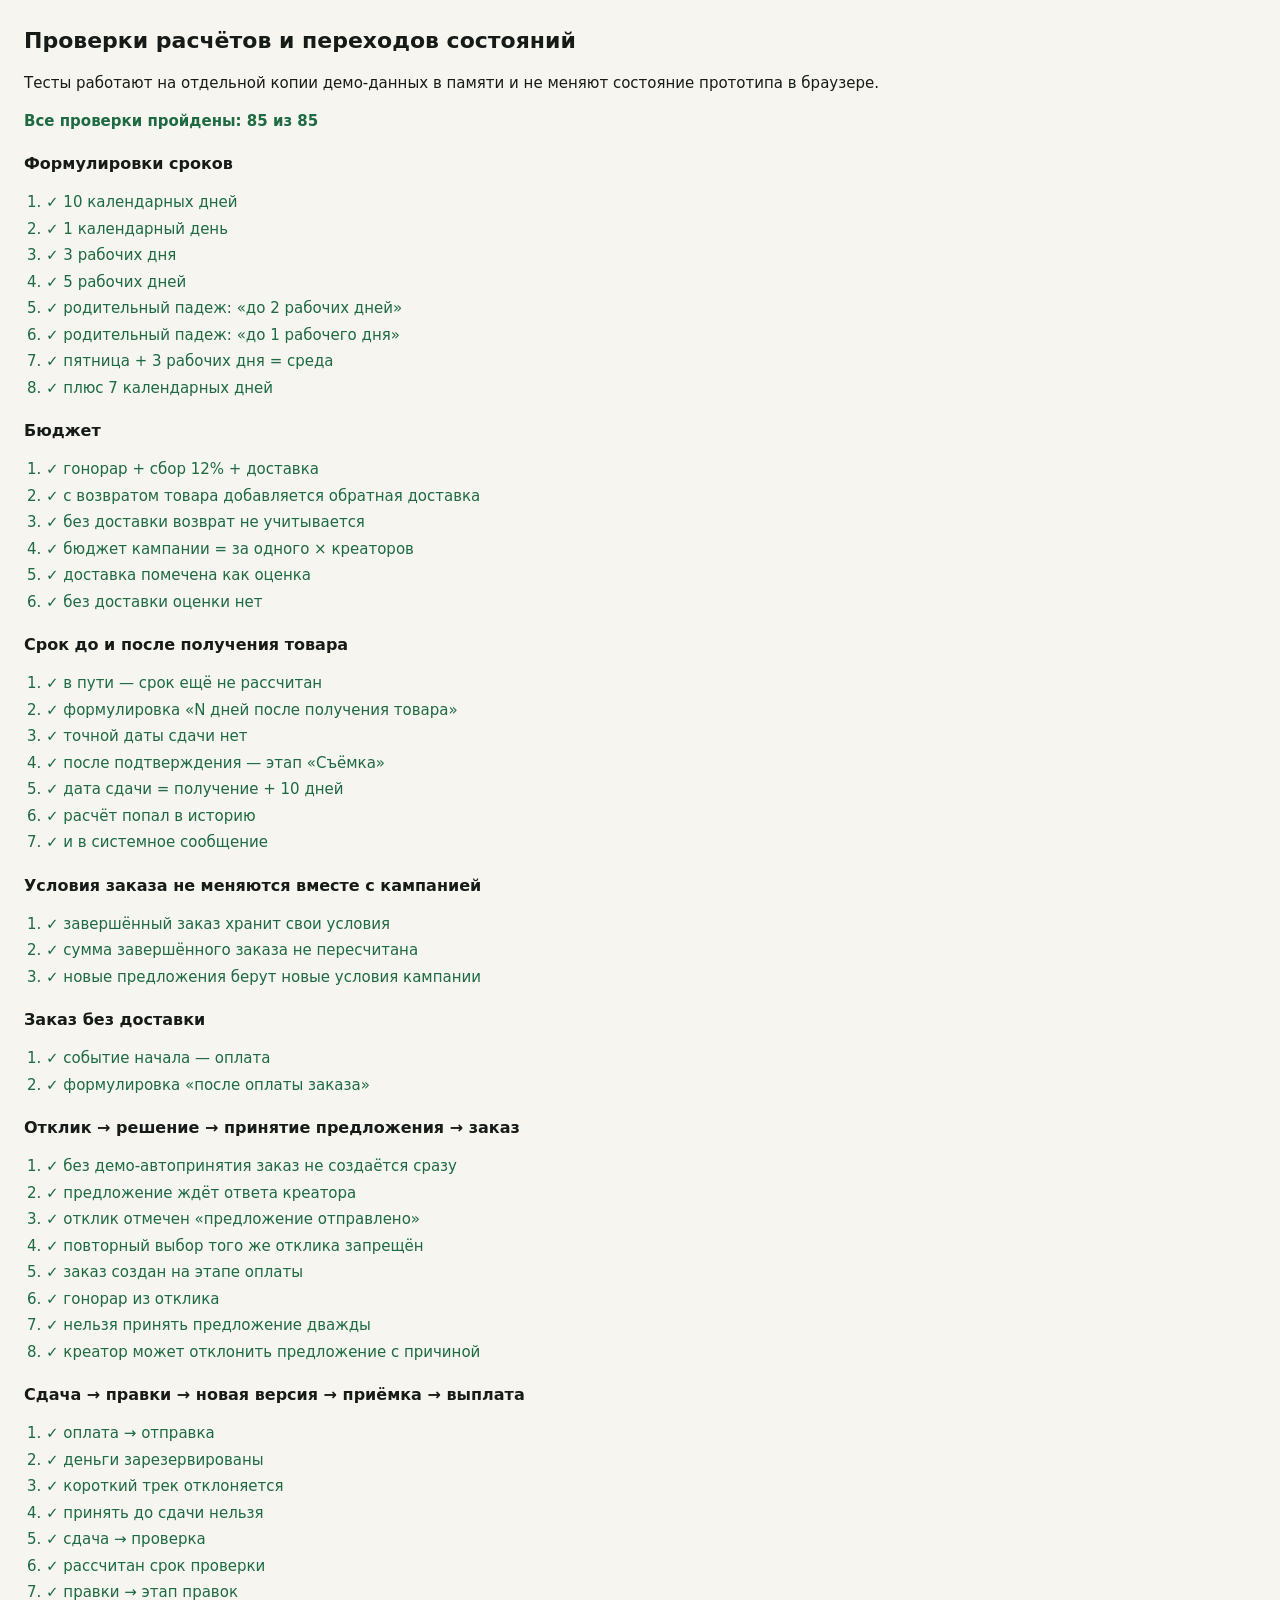
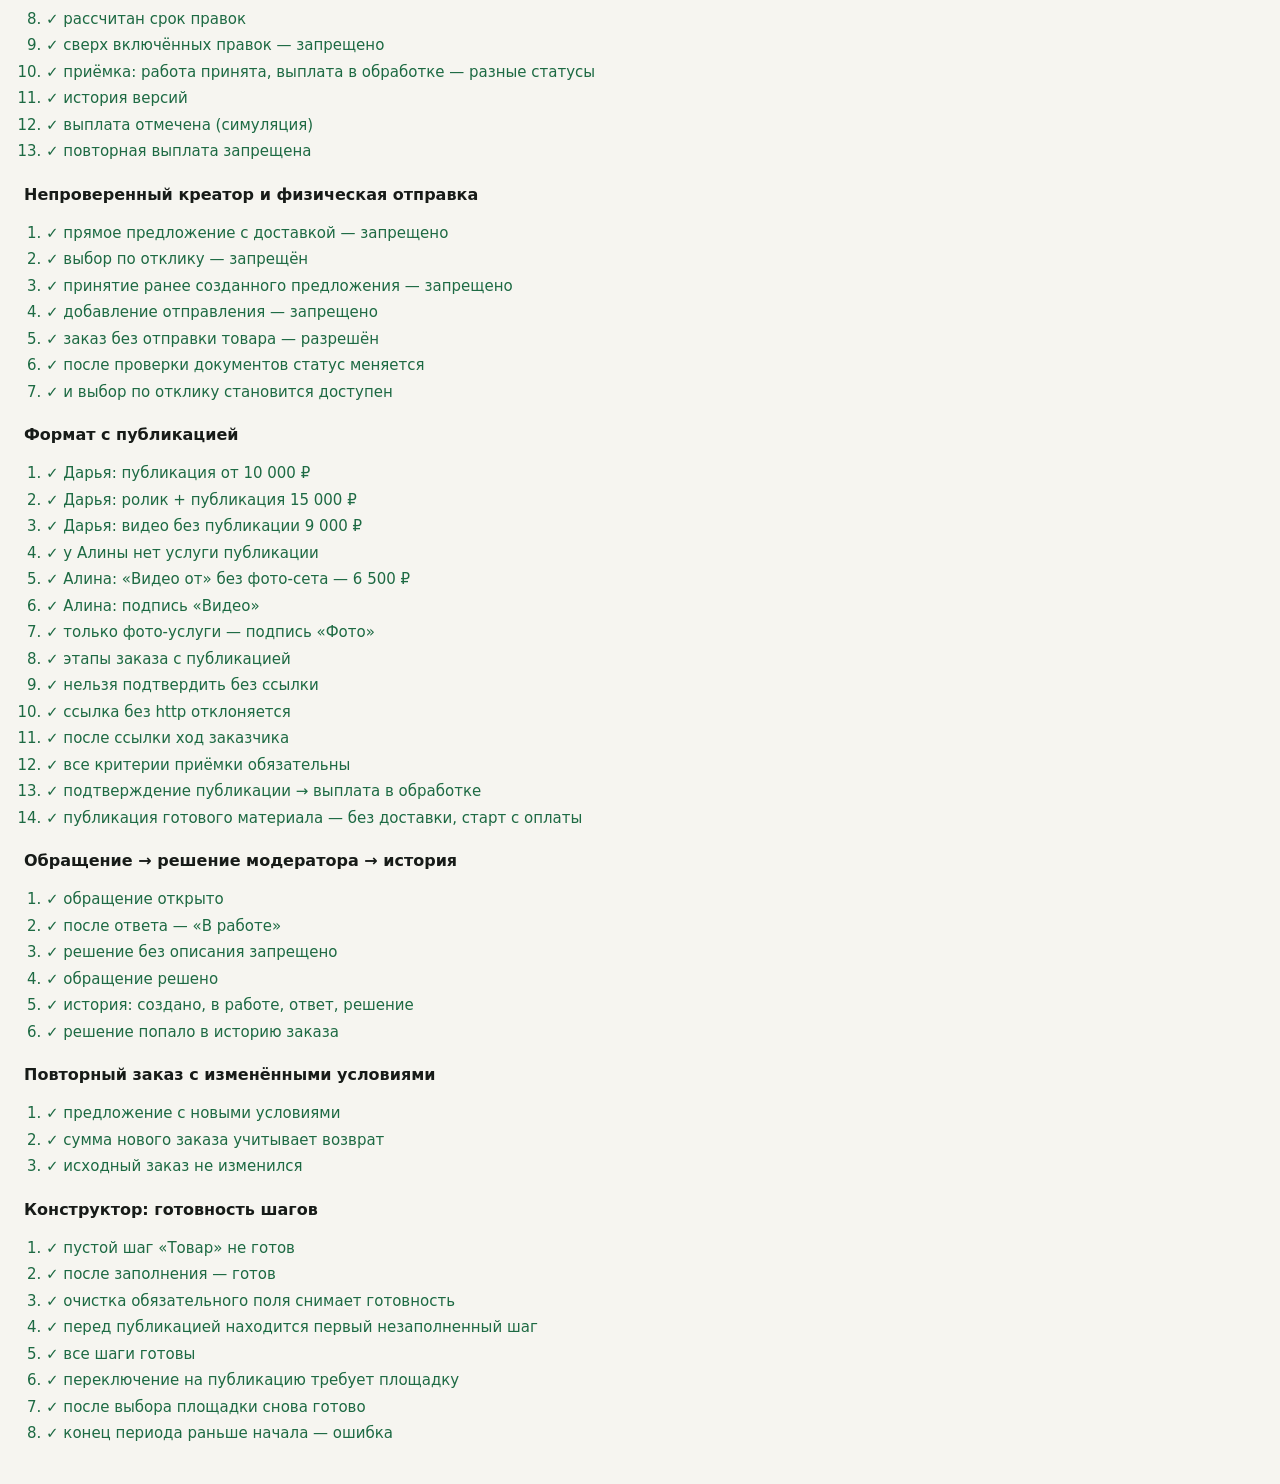
<file: tests.html>
<!doctype html>
<html lang="ru">
<head>
  <meta charset="utf-8">
  <meta name="viewport" content="width=device-width, initial-scale=1">
  <title>Проверки прототипа — Креало</title>
  <style>
    body { font: 15px/1.5 system-ui, sans-serif; margin: 0; padding: 24px; background: #F6F5F0; color: #171B18; }
    h1 { font-size: 22px; margin: 0 0 4px; }
    .sum { margin: 8px 0 20px; font-weight: 600; }
    .ok { color: #1D6A43; } .bad { color: #A3231B; }
    ol { padding-left: 22px; }
    li { margin: 4px 0; }
    li span { color: #62685F; }
    h2 { font-size: 16px; margin: 20px 0 6px; }
  </style>
</head>
<body>
  <h1>Проверки расчётов и переходов состояний</h1>
  <p>Тесты работают на отдельной копии демо-данных в памяти и не меняют состояние прототипа в браузере.</p>
  <p class="sum" id="sum" role="status">Выполняется…</p>
  <div id="out"></div>

  <script src="assets/js/config.js"></script>
  <script src="assets/js/icons.js"></script>
  <script src="assets/js/media.js"></script>
  <script src="assets/js/data.js"></script>
  <script src="assets/js/store.js"></script>
  <script src="assets/js/ui.js"></script>
  <script src="assets/js/terms.js"></script>
  <script src="assets/js/flow.js"></script>
  <script>U.pages = {}; U.actions = U.actions || {};</script>
  <script src="assets/js/pages/builder.js"></script>
  <script>
  (function () {
    const groups = [];
    let cur = null, pass = 0, fail = 0;
    const group = (name) => { cur = { name, items: [] }; groups.push(cur); };
    const ok = (cond, name, info) => { cur.items.push({ cond: !!cond, name, info }); cond ? pass++ : fail++; };
    const eq = (a, b, name) => ok(JSON.stringify(a) === JSON.stringify(b), name, 'получено: ' + JSON.stringify(a) + (JSON.stringify(a) === JSON.stringify(b) ? '' : ', ожидалось: ' + JSON.stringify(b)));
    const throws = (fn, name, re) => { try { fn(); ok(false, name, 'исключения не было'); } catch (e) { ok(!re || re.test(e.message), name, e.message); } };
    const fresh = () => { U.store.useMemory(U.seed()); return U.store.s; };
    const T = U.T, F = U.flow, cfg = U.config;
    const dayDiff = (a, b) => Math.round((new Date(b).setHours(0, 0, 0, 0) - new Date(a).setHours(0, 0, 0, 0)) / 86400000);

    group('Формулировки сроков');
    eq(T.days(10, 'calendar'), '10 календарных дней', '10 календарных дней');
    eq(T.days(1, 'calendar'), '1 календарный день', '1 календарный день');
    eq(T.days(3, 'business'), '3 рабочих дня', '3 рабочих дня');
    eq(T.days(5, 'business'), '5 рабочих дней', '5 рабочих дней');
    eq(T.daysGen(2, 'business'), '2 рабочих дней', 'родительный падеж: «до 2 рабочих дней»');
    eq(T.daysGen(1, 'business'), '1 рабочего дня', 'родительный падеж: «до 1 рабочего дня»');
    const fri = new Date(2026, 9, 9, 12).toISOString(); // пятница
    eq(new Date(T.addBusinessDays(fri, 3)).getDay(), 3, 'пятница + 3 рабочих дня = среда');
    eq(dayDiff(fri, T.addDays(fri, 7)), 7, 'плюс 7 календарных дней');

    group('Бюджет');
    eq(T.budget({ fee: 6500, ship: true }, cfg).perCreator, 6500 + 780 + 390, 'гонорар + сбор 12% + доставка');
    eq(T.budget({ fee: 6500, ship: true, returnProduct: true }, cfg).perCreator, 6500 + 780 + 390 + 390, 'с возвратом товара добавляется обратная доставка');
    eq(T.budget({ fee: 6500, ship: false, returnProduct: true }, cfg).returnCost, 0, 'без доставки возврат не учитывается');
    eq(T.budget({ fee: 5000, n: 3, ship: true }, cfg).total, (5000 + 600 + 390) * 3, 'бюджет кампании = за одного × креаторов');
    ok(T.budget({ fee: 5000, ship: true }, cfg).estimated, 'доставка помечена как оценка');
    ok(!T.budget({ fee: 5000, ship: false }, cfg).estimated, 'без доставки оценки нет');

    group('Срок до и после получения товара');
    let s = fresh();
    let o = U.q.order('o-1046');
    let d = T.due(o, (x) => x);
    eq(d.kind, 'pending', 'в пути — срок ещё не рассчитан');
    ok(/10 календарных дней после подтверждения получения товара/.test(d.label), 'формулировка «N дней после получения товара»', d.label);
    eq(T.shootDue(o), null, 'точной даты сдачи нет');
    F.receive('o-1046');
    o = U.q.order('o-1046');
    eq(o.stage, 'production', 'после подтверждения — этап «Съёмка»');
    eq(dayDiff(o.delivery.receivedAt, T.shootDue(o)), 10, 'дата сдачи = получение + 10 дней');
    ok(o.history[o.history.length - 1].text.includes('Срок сдачи рассчитан'), 'расчёт попал в историю');
    ok(o.messages[o.messages.length - 1].text.includes('Срок сдачи материалов'), 'и в системное сообщение');

    group('Условия заказа не меняются вместе с кампанией');
    s = fresh();
    const before = JSON.stringify(U.q.order('o-1037').terms);
    U.q.campaign('cmp1').shootDays = 14; U.q.campaign('cmp1').returnProduct = true;
    cfg.deliveryEstimate = 999;
    eq(JSON.stringify(U.q.order('o-1037').terms), before, 'завершённый заказ хранит свои условия');
    eq(T.orderTotal(U.q.order('o-1037')), 6500 + 780 + 390, 'сумма завершённого заказа не пересчитана');
    cfg.deliveryEstimate = 390;
    eq(T.snapshot(U.q.campaign('cmp1'), cfg).shootDays, 14, 'новые предложения берут новые условия кампании');

    group('Заказ без доставки');
    s = fresh();
    const t0 = T.snapshot(Object.assign({}, U.q.campaign('cmp2'), { shipProduct: false }), cfg);
    eq(t0.startEvent, 'payment', 'событие начала — оплата');
    ok(/после оплаты заказа/.test(T.shootRule(t0)), 'формулировка «после оплаты заказа»', T.shootRule(t0));

    group('Отклик → решение → принятие предложения → заказ');
    s = fresh();
    let r = F.chooseApplicant('a1');
    eq(r.orderId, null, 'без демо-автопринятия заказ не создаётся сразу');
    eq(U.q.offer(r.offerId).status, 'pending', 'предложение ждёт ответа креатора');
    eq(s.applications.find((a) => a.id === 'a1').status, 'offered', 'отклик отмечен «предложение отправлено»');
    throws(() => F.chooseApplicant('a1'), 'повторный выбор того же отклика запрещён');
    const oid = F.acceptOffer(r.offerId);
    o = U.q.order(oid);
    eq(o.stage, 'agreement', 'заказ создан на этапе оплаты');
    eq(o.fee, 5000, 'гонорар из отклика');
    throws(() => F.acceptOffer(r.offerId), 'нельзя принять предложение дважды', /уже/);
    r = F.createOffer({ campaignId: 'cmp1', creatorId: 'c3', fee: 7500 });
    F.declineOffer(r.offerId, 'Не подходит срок');
    eq(U.q.offer(r.offerId).status, 'declined', 'креатор может отклонить предложение с причиной');

    group('Сдача → правки → новая версия → приёмка → выплата');
    F.pay(oid, 'card');
    eq(U.q.order(oid).stage, 'shipping', 'оплата → отправка');
    eq(U.q.order(oid).payment.status, 'held', 'деньги зарезервированы');
    throws(() => F.ship(oid, { carrier: 'Почта', track: '12' }), 'короткий трек отклоняется', /Трек/);
    F.ship(oid, { carrier: 'Почта', track: 'RU12345678' });
    F.receive(oid);
    throws(() => F.accept(oid), 'принять до сдачи нельзя', /недоступно/);
    F.submit(oid, { files: [{ media: 'v-lotion', name: 'a.mp4', kind: 'video', size: '1 МБ' }], note: '' });
    eq(U.q.order(oid).stage, 'review', 'сдача → проверка');
    ok(T.reviewDue(U.q.order(oid)), 'рассчитан срок проверки');
    F.requestChanges(oid, [{ time: '0:03', text: 'Флакон крупнее' }]);
    eq(U.q.order(oid).stage, 'revision', 'правки → этап правок');
    ok(T.revisionDue(U.q.order(oid)), 'рассчитан срок правок');
    F.submit(oid, { files: [{ media: 'v-lotion', name: 'b.mp4', kind: 'video', size: '1 МБ' }], note: '' });
    F.requestChanges(oid, [{ time: '', text: 'Ещё одна правка' }]);
    F.submit(oid, { files: [{ media: 'v-lotion', name: 'c.mp4', kind: 'video', size: '1 МБ' }], note: '' });
    throws(() => F.requestChanges(oid, [{ time: '', text: 'Третья правка' }]), 'сверх включённых правок — запрещено', /закончились/);
    F.accept(oid);
    o = U.q.order(oid);
    eq([o.stage, o.payment.status, o.payment.payoutStatus], ['accepted', 'released', 'processing'], 'приёмка: работа принята, выплата в обработке — разные статусы');
    eq(o.versions.map((v) => v.status), ['changes_requested', 'changes_requested', 'accepted'], 'история версий');
    F.payout(oid);
    eq(U.q.order(oid).payment.payoutStatus, 'paid', 'выплата отмечена (симуляция)');
    throws(() => F.payout(oid), 'повторная выплата запрещена');

    group('Непроверенный креатор и физическая отправка');
    s = fresh();
    throws(() => F.createOffer({ campaignId: 'cmp2', creatorId: 'c10', fee: 5000 }), 'прямое предложение с доставкой — запрещено', /проверку/);
    throws(() => F.chooseApplicant('a4'), 'выбор по отклику — запрещён', /проверку/);
    s.offers.push({ id: 'ofX', campaignId: 'cmp2', creatorId: 'c10', fee: 5000, at: new Date().toISOString(), status: 'pending', terms: T.snapshot(U.q.campaign('cmp2'), cfg) });
    throws(() => F.acceptOffer('ofX'), 'принятие ранее созданного предложения — запрещено', /проверку/);
    const ord = U.q.order('o-1055'); ord.creatorId = 'c10';
    throws(() => F.ship('o-1055', { carrier: 'Почта', track: 'RU12345678' }), 'добавление отправления — запрещено', /проверку/);
    ok(!F.createOffer({ campaignId: 'cmp1', creatorId: 'c10', fee: 5000, termsOver: { ship: false, startEvent: 'payment', deliveryCost: 0 } }).orderId, 'заказ без отправки товара — разрешён');
    F.docsDecide('c10', 'approve');
    eq(U.q.creator('c10').verification, 'verified', 'после проверки документов статус меняется');
    ok(F.chooseApplicant('a4').offerId, 'и выбор по отклику становится доступен');

    group('Формат с публикацией');
    s = fresh();
    eq(U.q.minPrice(U.q.creator('c2'), 'publish'), 10000, 'Дарья: публикация от 10 000 ₽');
    eq(U.q.publishService(U.q.creator('c2'), 'create_publish').price, 15000, 'Дарья: ролик + публикация 15 000 ₽');
    eq(U.q.minPrice(U.q.creator('c2'), 'ugc'), 9000, 'Дарья: видео без публикации 9 000 ₽');
    eq(U.q.minPrice(U.q.creator('c1'), 'publish'), null, 'у Алины нет услуги публикации');
    eq(U.q.ugcPrice(U.q.creator('c1')).price, 6500, 'Алина: «Видео от» без фото-сета — 6 500 ₽');
    eq(U.q.ugcPrice(U.q.creator('c1')).label, 'Видео', 'Алина: подпись «Видео»');
    eq(U.q.ugcPrice({ services: [{ kind: 'ugc', title: 'Фото-сет, 5 кадров', price: 3000 }] }).label, 'Фото', 'только фото-услуги — подпись «Фото»');
    o = U.q.order('o-1044');
    eq(T.stages(o), ['agreement', 'shipping', 'in_transit', 'production', 'review', 'publishing', 'accepted'], 'этапы заказа с публикацией');
    throws(() => F.confirmPublication('o-1044'), 'нельзя подтвердить без ссылки', /ссылку/);
    throws(() => F.submitPublication('o-1044', { url: 'telegram' }), 'ссылка без http отклоняется', /http/);
    F.submitPublication('o-1044', { url: 'https://t.me/demo/1' });
    eq(T.actor(U.q.order('o-1044')), 'brand', 'после ссылки ход заказчика');
    throws(() => F.confirmPublication('o-1044', [true, false, true]), 'все критерии приёмки обязательны', /критерии/);
    F.confirmPublication('o-1044', [true, true, true]);
    eq([U.q.order('o-1044').stage, U.q.order('o-1044').payment.payoutStatus], ['accepted', 'processing'], 'подтверждение публикации → выплата в обработке');
    const ready = T.snapshot(Object.assign({}, U.q.campaign('cmp4'), { publication: Object.assign({}, U.q.campaign('cmp4').publication, { service: 'publish_ready' }) }), cfg);
    eq([ready.ship, ready.startEvent], [false, 'payment'], 'публикация готового материала — без доставки, старт с оплаты');

    group('Обращение → решение модератора → история');
    s = fresh();
    eq(U.q.order('o-1046').tickets[0].status, 'open', 'обращение открыто');
    F.ticketReply('o-1046', 3001, 'Связались с перевозчиком, ждём ответ');
    eq(U.q.order('o-1046').tickets[0].status, 'in_progress', 'после ответа — «В работе»');
    throws(() => F.ticketStatus('o-1046', 3001, 'resolved', ''), 'решение без описания запрещено', /решение/);
    F.ticketStatus('o-1046', 3001, 'resolved', 'Посылка найдена, доставят завтра');
    const tk = U.q.order('o-1046').tickets[0];
    eq(tk.status, 'resolved', 'обращение решено');
    eq(tk.log.length, 4, 'история: создано, в работе, ответ, решение');
    ok(U.q.order('o-1046').history.some((h) => h.text.includes('решено')), 'решение попало в историю заказа');

    group('Повторный заказ с изменёнными условиями');
    s = fresh();
    r = F.repeatOrder('o-1037', { fee: 7000, shootDays: 14, ship: true, returnProduct: true, note: '' });
    const of = U.q.offer(r.offerId);
    eq([of.fee, of.terms.shootDays, of.terms.returnProduct, of.terms.returnCost, of.source], [7000, 14, true, 390, 'repeat'], 'предложение с новыми условиями');
    const rid = F.acceptOffer(of.id);
    eq(T.orderTotal(U.q.order(rid)), 7000 + 840 + 390 + 390, 'сумма нового заказа учитывает возврат');
    eq(U.q.order('o-1037').terms.shootDays, 7, 'исходный заказ не изменился');

    group('Конструктор: готовность шагов');
    const R = U.builderRules;
    const dft = R.blank();
    ok(!R.stepReady(dft, 0), 'пустой шаг «Товар» не готов');
    Object.assign(dft, { productName: 'Свеча «Хвоя»', category: 'Дом' });
    ok(R.stepReady(dft, 0), 'после заполнения — готов');
    dft.productName = '';
    ok(!R.stepReady(dft, 0), 'очистка обязательного поля снимает готовность');
    eq(R.firstInvalid(dft), 0, 'перед публикацией находится первый незаполненный шаг');
    Object.assign(dft, { productName: 'Свеча «Хвоя»', title: 'Распаковка свечи', keyPoints: 'Аромат', mustShow: 'Фитиль' });
    eq(R.firstInvalid(dft), undefined, 'все шаги готовы');
    dft.format = 'publish';
    eq(R.firstInvalid(dft), 1, 'переключение на публикацию требует площадку');
    dft.platform = 'Telegram-канал';
    eq(R.firstInvalid(dft), undefined, 'после выбора площадки снова готово');
    dft.windowTo = '2000-01-01';
    ok(!R.stepReady(dft, 1), 'конец периода раньше начала — ошибка');

    /* Вывод */
    document.getElementById('out').innerHTML = groups.map((g) => '<h2>' + g.name + '</h2><ol>' + g.items.map((i) => '<li class="' + (i.cond ? 'ok' : 'bad') + '">' + (i.cond ? '✓ ' : '✗ ') + i.name + (i.info && !i.cond ? ' <span>— ' + String(i.info).replace(/</g, '&lt;') + '</span>' : '') + '</li>').join('') + '</ol>').join('');
    const sum = document.getElementById('sum');
    sum.textContent = (fail ? 'Есть ошибки: ' : 'Все проверки пройдены: ') + pass + ' из ' + (pass + fail);
    sum.className = 'sum ' + (fail ? 'bad' : 'ok');
    window.__tests = { pass, fail };
  })();
  </script>
</body>
</html>
</file>
